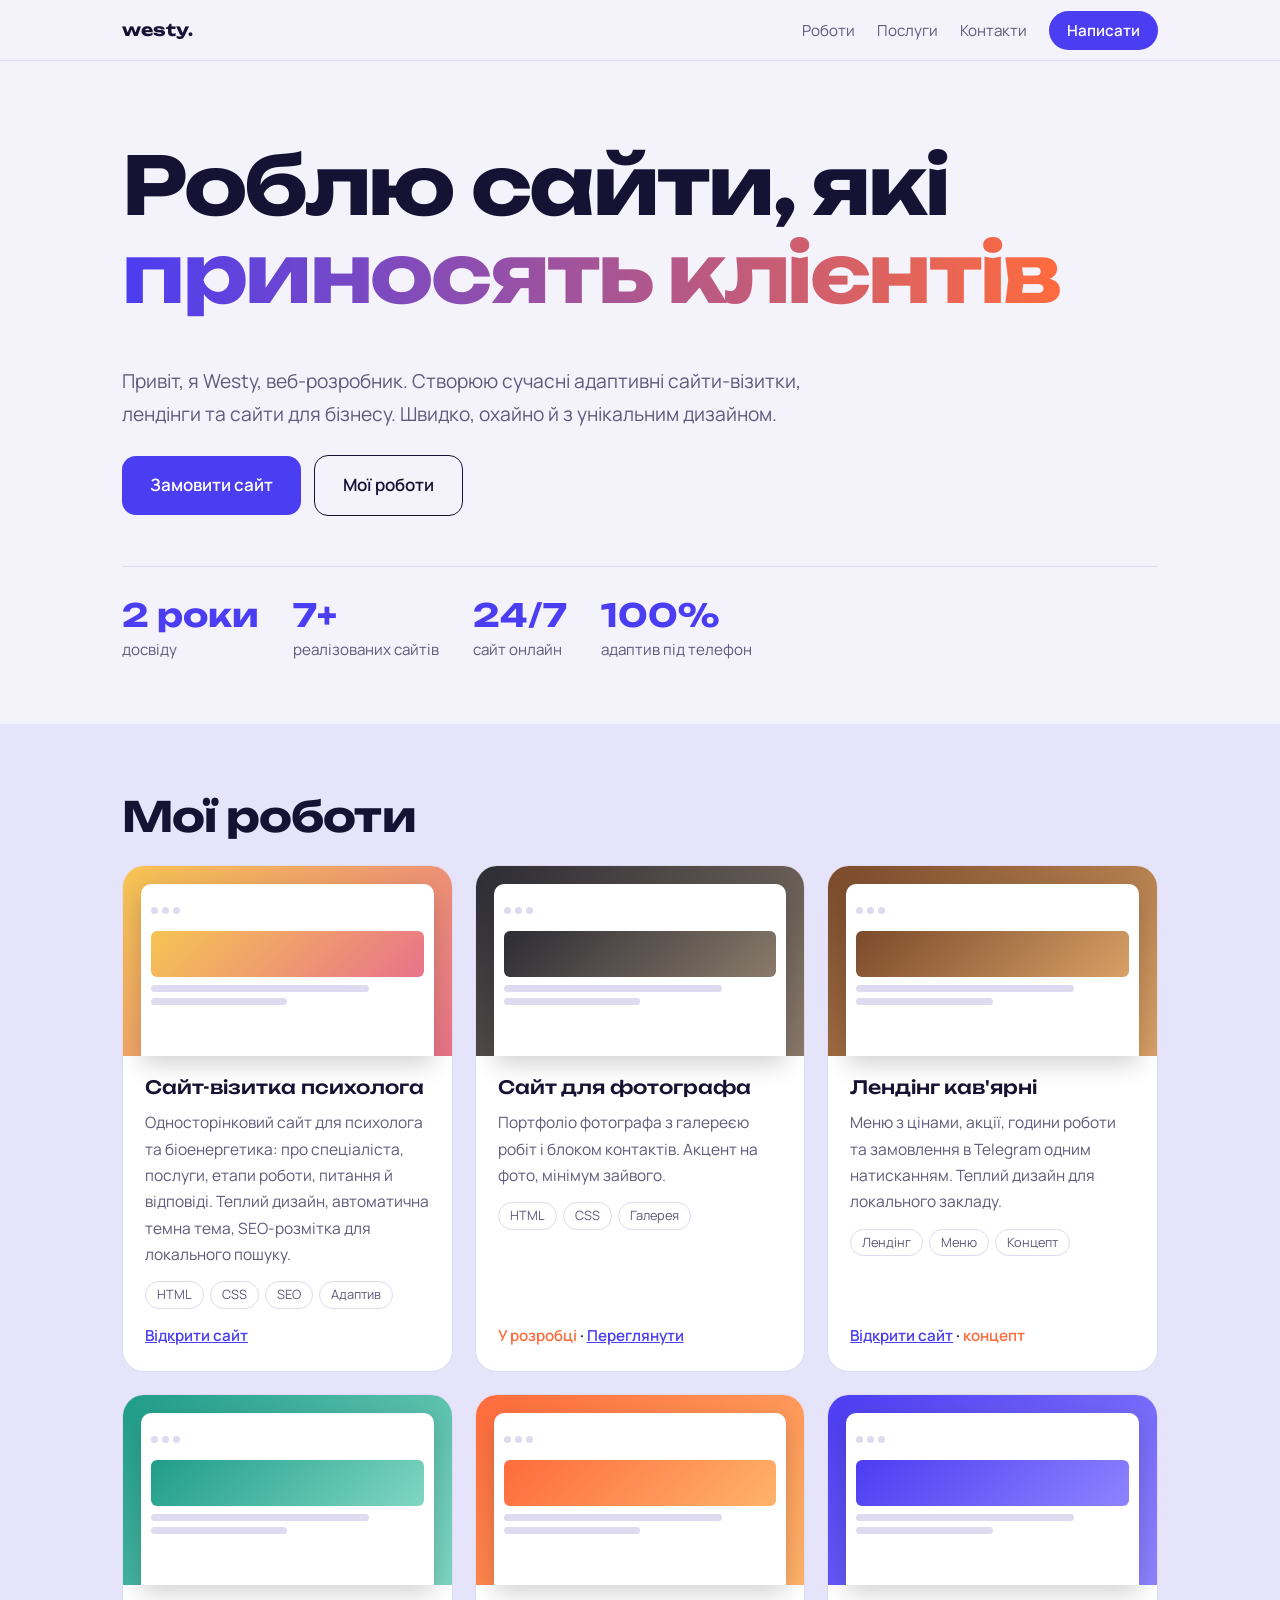
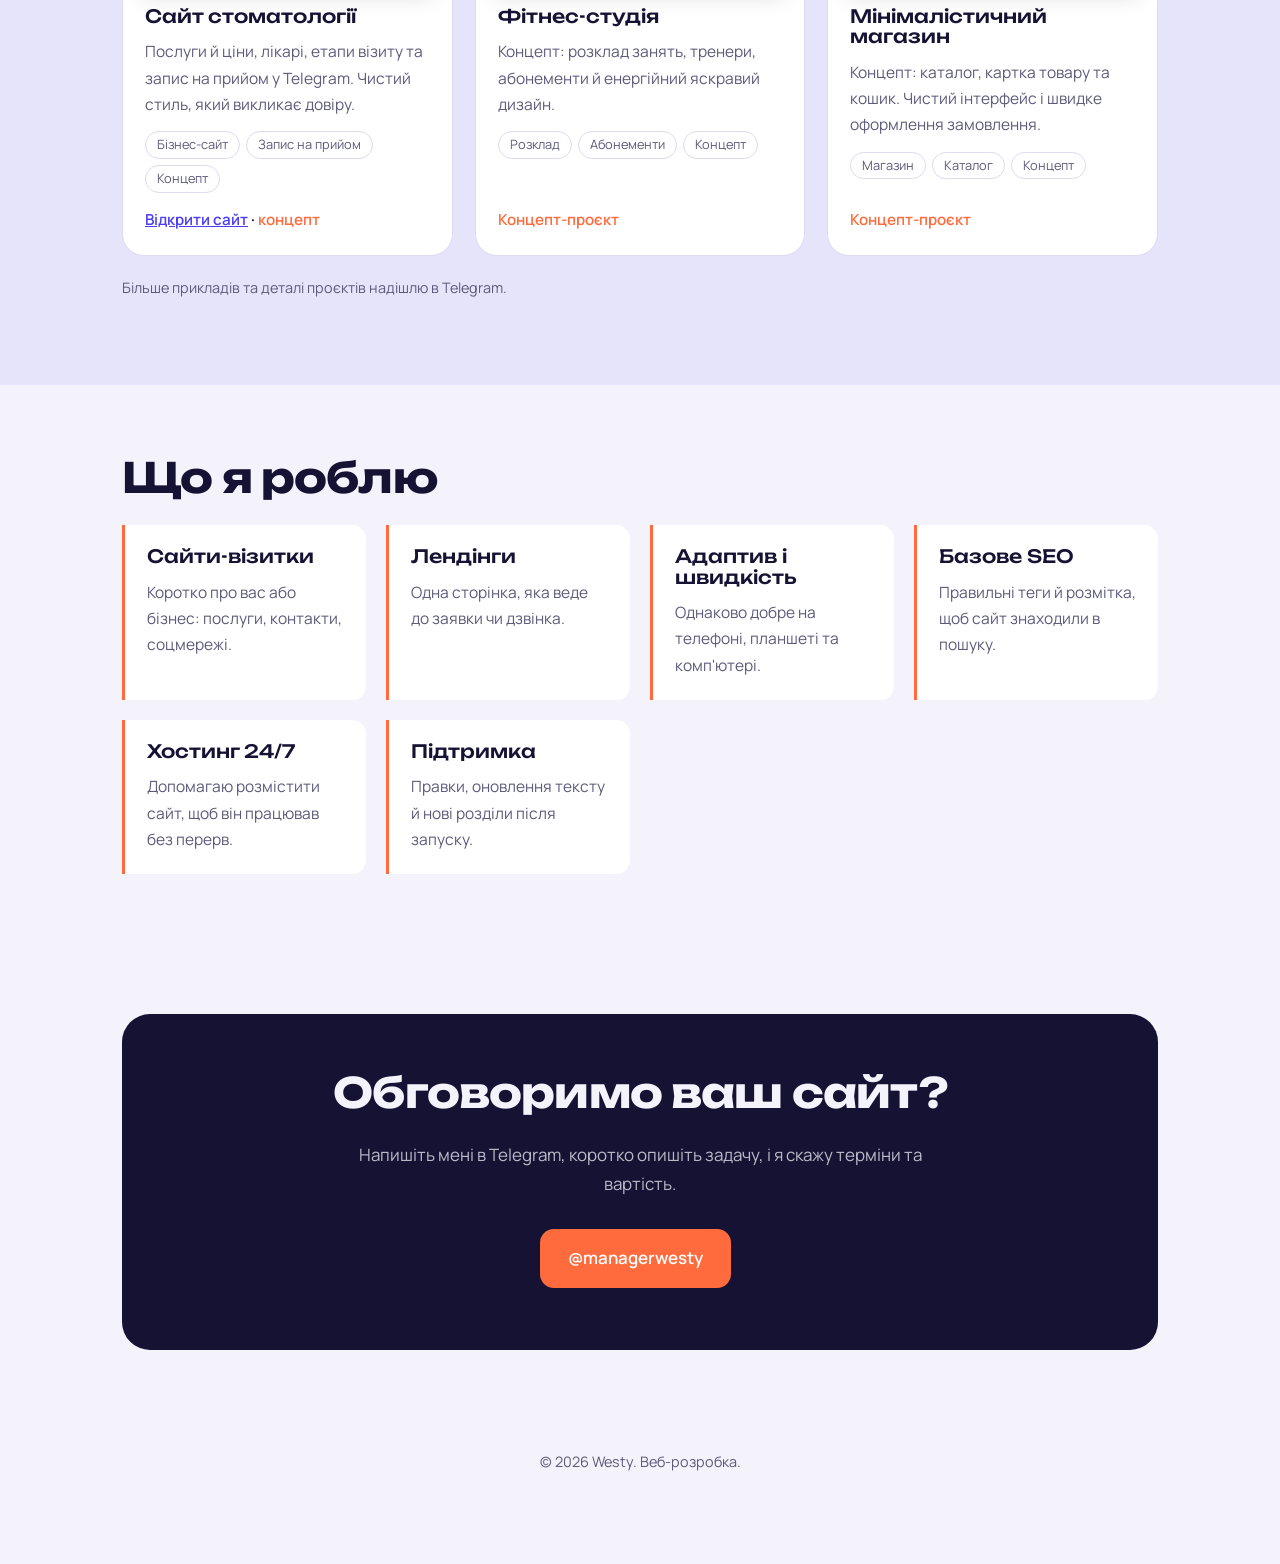
<file: portfolio/index.html>
<!DOCTYPE html>
<html lang="uk">
<head>
<meta charset="utf-8">
<meta name="viewport" content="width=device-width, initial-scale=1, viewport-fit=cover">
<title>Westy — веб-розробник | Сайти-візитки, лендінги, інтернет-магазини</title>
<meta name="description" content="Westy — веб-розробник з 2 роками досвіду та 7+ реалізованими сайтами. Сайти-візитки, лендінги та адаптивні сайти під ключ. Telegram: @managerwesty">
<link rel="stylesheet" href="https://fonts.googleapis.com/css2?family=Unbounded:wght@500;700&family=Manrope:wght@400;600&display=swap">
<style>
:root{--bg:#f4f2fb;--ink:#161233;--mute:#5d5a7a;--card:#fff;--line:#dedaf0;--ac:#4b3df2;--hot:#ff6b3d;--on:#fff;box-sizing:border-box;padding-top:env(safe-area-inset-top,0px);padding-bottom:env(safe-area-inset-bottom,0px)}
@media (prefers-color-scheme:dark){:root:not([data-theme="light"]){--bg:#0f0d22;--ink:#f1eefc;--mute:#a9a5c6;--card:#181532;--line:#2e2a52;--ac:#8e84ff;--hot:#ff8a63;--on:#0f0d22}}
:root[data-theme="dark"]{--bg:#0f0d22;--ink:#f1eefc;--mute:#a9a5c6;--card:#181532;--line:#2e2a52;--ac:#8e84ff;--hot:#ff8a63;--on:#0f0d22}
*{box-sizing:border-box}html{scroll-behavior:smooth;scroll-padding-top:70px}
body{margin:0;background:var(--bg);color:var(--ink);font:17px/1.7 Manrope,system-ui,sans-serif}
h1,h2,h3{font-family:Unbounded,system-ui,sans-serif;font-weight:700;line-height:1.1;margin:0 0 .6em}
h1{font-size:clamp(2.4rem,8vw,5rem);letter-spacing:-.03em}h2{font-size:clamp(1.7rem,4.5vw,2.6rem);letter-spacing:-.02em}h3{font-size:1.15rem;font-weight:500}
p{margin:0 0 1em;max-width:58ch}a{color:inherit}
.w{max-width:1080px;margin:0 auto;padding:0 22px}
nav{position:sticky;top:0;z-index:5;background:color-mix(in srgb,var(--bg) 85%,transparent);backdrop-filter:blur(10px);border-bottom:1px solid var(--line)}
nav .w{display:flex;justify-content:space-between;align-items:center;height:60px}
nav b{font-family:Unbounded,sans-serif;font-size:1.05rem}
nav a{text-decoration:none;margin-left:22px;font-size:.95rem;color:var(--mute)}nav a:hover{color:var(--ac)}
@media(max-width:700px){nav .m a:not(.cta){display:none}}
.cta{background:var(--ac);color:var(--on)!important;padding:9px 18px;border-radius:999px;font-weight:600}
.hero{padding:80px 0 60px}
.hero h1 span{background:linear-gradient(90deg,var(--ac),var(--hot));-webkit-background-clip:text;background-clip:text;color:transparent}
.lead{font-size:1.2rem;color:var(--mute)}
.btn{display:inline-block;background:var(--ink);color:var(--bg);padding:15px 28px;border-radius:14px;text-decoration:none;font-weight:600;margin:6px 10px 6px 0}
.btn.o{background:none;color:var(--ink);border:1.5px solid var(--ink)}
.btn.t{background:var(--ac);color:var(--on)}
a:focus-visible{outline:3px solid var(--hot);outline-offset:3px}
.stats{display:flex;flex-wrap:wrap;gap:34px;margin-top:44px;padding-top:28px;border-top:1px solid var(--line)}
.stats b{display:block;font:700 2rem Unbounded,sans-serif;color:var(--ac)}.stats span{color:var(--mute);font-size:.95rem}
section{padding:70px 0}
.grid{display:grid;gap:22px;grid-template-columns:repeat(auto-fill,minmax(310px,1fr))}
.pr{background:var(--card);border:1px solid var(--line);border-radius:22px;overflow:hidden;display:flex;flex-direction:column;transition:transform .2s}
.pr:hover{transform:translateY(-4px)}
.shot{height:190px;padding:18px 18px 0;background:var(--g)}
.win{background:var(--card);border-radius:10px 10px 0 0;height:100%;padding:10px;box-shadow:0 8px 24px rgba(0,0,0,.18)}
.win i{display:inline-block;width:7px;height:7px;border-radius:50%;background:var(--line);margin-right:4px}
.win .h{height:46px;border-radius:6px;background:var(--g);margin:8px 0 8px}
.win .l{height:7px;border-radius:4px;background:var(--line);margin-bottom:6px;width:80%}.win .l.s{width:50%}
.pb{padding:22px;display:flex;flex-direction:column;flex:1}
.pb p{color:var(--mute);font-size:.97rem;margin:0 0 14px}
.tags{display:flex;gap:6px;flex-wrap:wrap;margin-bottom:14px}
.tags span{font-size:.8rem;border:1px solid var(--line);border-radius:999px;padding:2px 11px;color:var(--mute)}
.st{margin-top:auto;font-weight:600;font-size:.95rem}.st a{color:var(--ac)}
.st em{font-style:normal;color:var(--hot)}
.note{color:var(--mute);font-size:.9rem;margin-top:20px}
.alt{background:color-mix(in srgb,var(--ac) 8%,var(--bg))}
.sk{display:grid;gap:20px;grid-template-columns:repeat(auto-fit,minmax(230px,1fr))}
.sk div{padding:22px;border-left:3px solid var(--hot);background:var(--card);border-radius:0 14px 14px 0}
.sk p{margin:0;color:var(--mute);font-size:.97rem}
.end{background:var(--ink);color:var(--bg);text-align:center;border-radius:28px;padding:56px 24px}
.end p{margin:0 auto 1.4em;color:color-mix(in srgb,var(--bg) 75%,transparent)}
.end .btn{background:var(--hot);color:#fff}
footer{padding:30px 0 90px;text-align:center;color:var(--mute);font-size:.9rem}
.fab{display:none}
@media(max-width:700px){.fab{display:block;position:fixed;left:16px;right:16px;bottom:calc(14px + env(safe-area-inset-bottom,0px));z-index:6;text-align:center;margin:0;background:var(--ac);color:var(--on);box-shadow:0 8px 24px rgba(0,0,0,.3)}}
</style>
</head>
<body>
<nav><div class="w"><b>westy.</b><div class="m"><a href="#roboty">Роботи</a><a href="#posluhy">Послуги</a><a href="#kontakty">Контакти</a><a class="cta" href="https://t.me/managerwesty">Написати</a></div></div></nav>

<header class="hero"><div class="w">
<h1>Роблю сайти, які <span>приносять клієнтів</span></h1>
<p class="lead">Привіт, я Westy, веб-розробник. Створюю сучасні адаптивні сайти-візитки, лендінги та сайти для бізнесу. Швидко, охайно й з унікальним дизайном.</p>
<a class="btn t" href="https://t.me/managerwesty">Замовити сайт</a>
<a class="btn o" href="#roboty">Мої роботи</a>
<div class="stats"><div><b>2 роки</b><span>досвіду</span></div><div><b>7+</b><span>реалізованих сайтів</span></div><div><b>24/7</b><span>сайт онлайн</span></div><div><b>100%</b><span>адаптив під телефон</span></div></div>
</div></header>

<section id="roboty" class="alt"><div class="w">
<h2>Мої роботи</h2>
<div class="grid">

<article class="pr"><div class="shot" style="--g:linear-gradient(135deg,#f6c453,#e8738a)"><div class="win"><i></i><i></i><i></i><div class="h"></div><div class="l"></div><div class="l s"></div></div></div>
<div class="pb"><h3>Сайт-візитка психолога</h3><p>Односторінковий сайт для психолога та біоенергетика: про спеціаліста, послуги, етапи роботи, питання й відповіді. Теплий дизайн, автоматична темна тема, SEO-розмітка для локального пошуку.</p>
<div class="tags"><span>HTML</span><span>CSS</span><span>SEO</span><span>Адаптив</span></div>
<div class="st"><a href="https://westyggb.github.io/psigolog1/" target="_blank" rel="noopener">Відкрити сайт</a></div></div></article>

<article class="pr"><div class="shot" style="--g:linear-gradient(135deg,#2c2c34,#8a7a6a)"><div class="win"><i></i><i></i><i></i><div class="h"></div><div class="l"></div><div class="l s"></div></div></div>
<div class="pb"><h3>Сайт для фотографа</h3><p>Портфоліо фотографа з галереєю робіт і блоком контактів. Акцент на фото, мінімум зайвого.</p>
<div class="tags"><span>HTML</span><span>CSS</span><span>Галерея</span></div>
<div class="st"><em>У розробці</em> · <a href="https://westyggb.github.io/zrazok/buchkovska-photo/#portfolio" target="_blank" rel="noopener">Переглянути</a></div></div></article>

<article class="pr"><div class="shot" style="--g:linear-gradient(135deg,#7a4a2b,#d9a066)"><div class="win"><i></i><i></i><i></i><div class="h"></div><div class="l"></div><div class="l s"></div></div></div>
<div class="pb"><h3>Лендінг кав'ярні</h3><p>Меню з цінами, акції, години роботи та замовлення в Telegram одним натисканням. Теплий дизайн для локального закладу.</p>
<div class="tags"><span>Лендінг</span><span>Меню</span><span>Концепт</span></div>
<div class="st"><a href="cafe/">Відкрити сайт</a> · <em>концепт</em></div></div></article>

<article class="pr"><div class="shot" style="--g:linear-gradient(135deg,#1f9d8a,#7fd6c2)"><div class="win"><i></i><i></i><i></i><div class="h"></div><div class="l"></div><div class="l s"></div></div></div>
<div class="pb"><h3>Сайт стоматології</h3><p>Послуги й ціни, лікарі, етапи візиту та запис на прийом у Telegram. Чистий стиль, який викликає довіру.</p>
<div class="tags"><span>Бізнес-сайт</span><span>Запис на прийом</span><span>Концепт</span></div>
<div class="st"><a href="dental/">Відкрити сайт</a> · <em>концепт</em></div></div></article>

<article class="pr"><div class="shot" style="--g:linear-gradient(135deg,#ff6b3d,#ffb36b)"><div class="win"><i></i><i></i><i></i><div class="h"></div><div class="l"></div><div class="l s"></div></div></div>
<div class="pb"><h3>Фітнес-студія</h3><p>Концепт: розклад занять, тренери, абонементи й енергійний яскравий дизайн.</p>
<div class="tags"><span>Розклад</span><span>Абонементи</span><span>Концепт</span></div>
<div class="st"><em>Концепт-проєкт</em></div></div></article>

<article class="pr"><div class="shot" style="--g:linear-gradient(135deg,#4b3df2,#8e84ff)"><div class="win"><i></i><i></i><i></i><div class="h"></div><div class="l"></div><div class="l s"></div></div></div>
<div class="pb"><h3>Мінімалістичний магазин</h3><p>Концепт: каталог, картка товару та кошик. Чистий інтерфейс і швидке оформлення замовлення.</p>
<div class="tags"><span>Магазин</span><span>Каталог</span><span>Концепт</span></div>
<div class="st"><em>Концепт-проєкт</em></div></div></article>

</div>
<p class="note">Більше прикладів та деталі проєктів надішлю в Telegram.</p>
</div></section>

<section id="posluhy"><div class="w">
<h2>Що я роблю</h2>
<div class="sk">
<div><h3>Сайти-візитки</h3><p>Коротко про вас або бізнес: послуги, контакти, соцмережі.</p></div>
<div><h3>Лендінги</h3><p>Одна сторінка, яка веде до заявки чи дзвінка.</p></div>
<div><h3>Адаптив і швидкість</h3><p>Однаково добре на телефоні, планшеті та комп'ютері.</p></div>
<div><h3>Базове SEO</h3><p>Правильні теги й розмітка, щоб сайт знаходили в пошуку.</p></div>
<div><h3>Хостинг 24/7</h3><p>Допомагаю розмістити сайт, щоб він працював без перерв.</p></div>
<div><h3>Підтримка</h3><p>Правки, оновлення тексту й нові розділи після запуску.</p></div>
</div></div></section>

<section id="kontakty"><div class="w"><div class="end">
<h2>Обговоримо ваш сайт?</h2>
<p>Напишіть мені в Telegram, коротко опишіть задачу, і я скажу терміни та вартість.</p>
<a class="btn" href="https://t.me/managerwesty">@managerwesty</a>
</div></div></section>

<footer><div class="w">© 2026 Westy. Веб-розробка.</div></footer>
<a class="btn fab" href="https://t.me/managerwesty">Написати в Telegram</a>
</body>
</html>
</file>
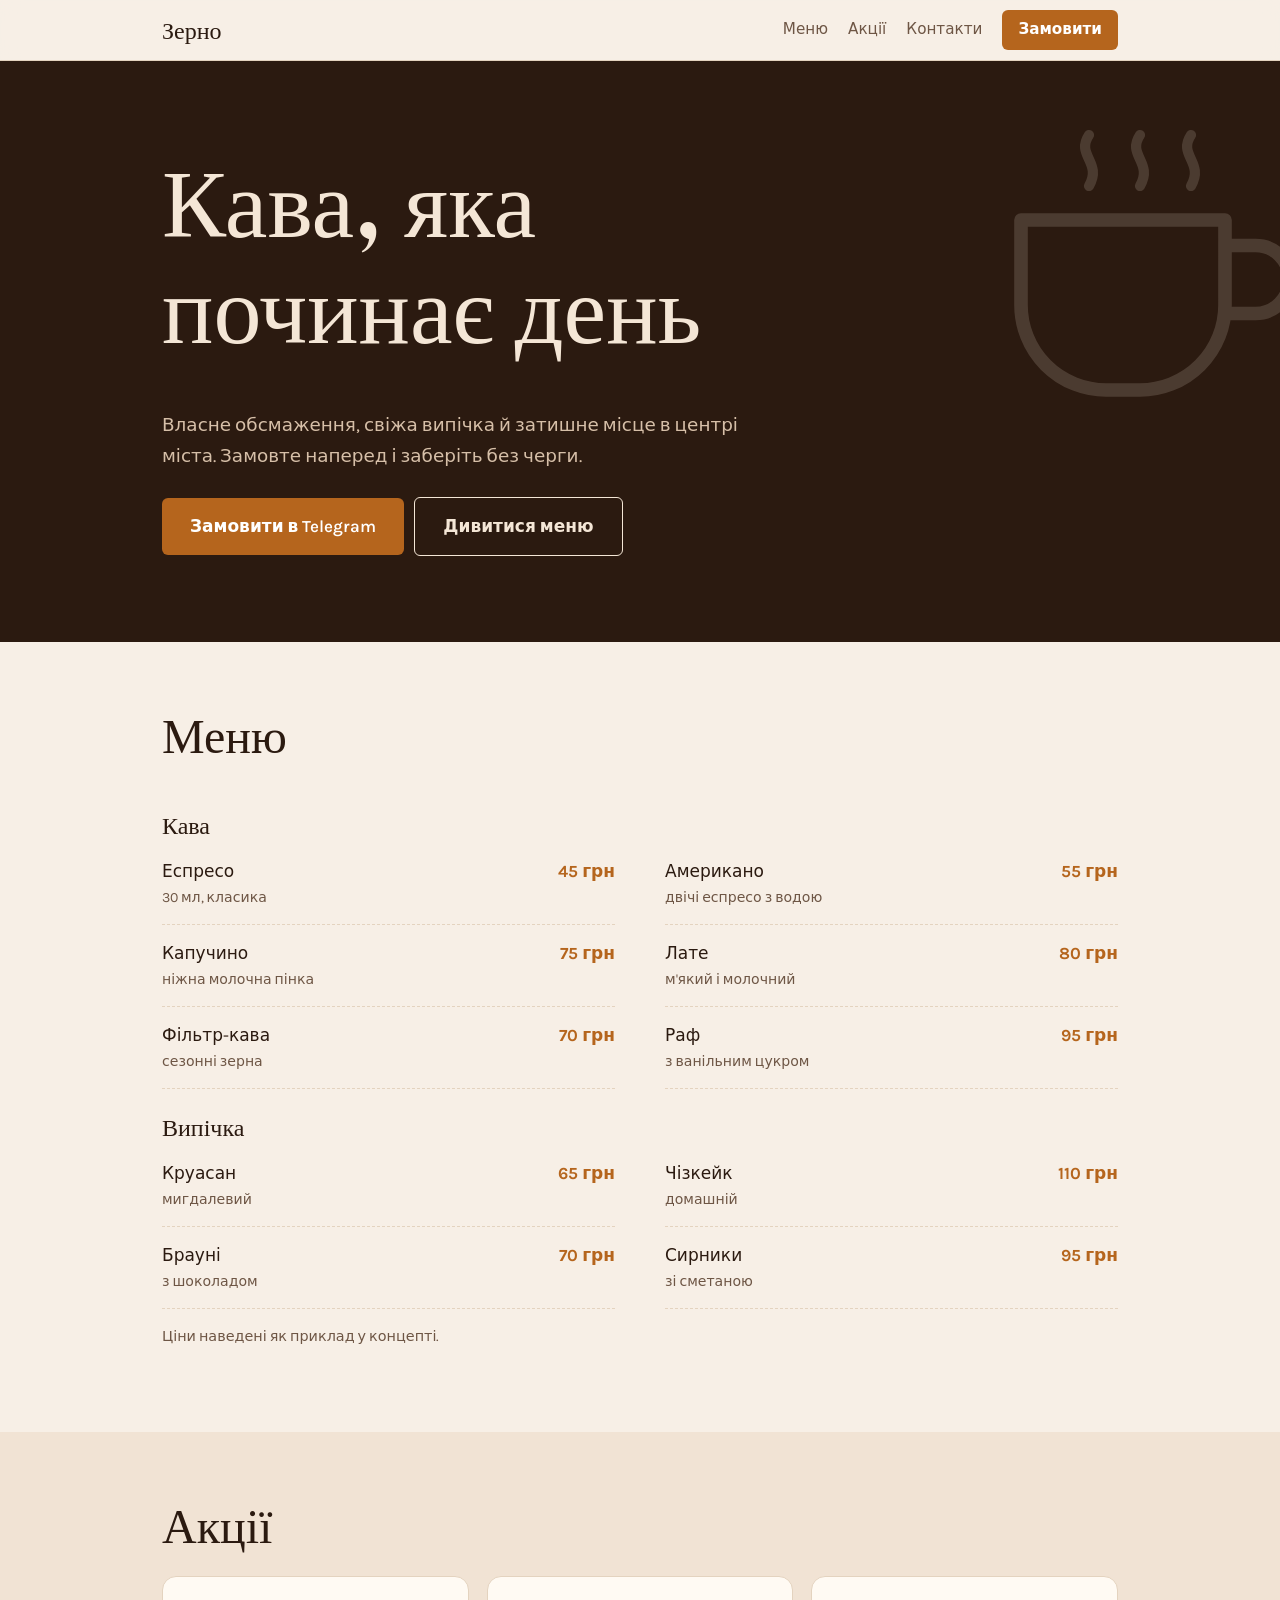
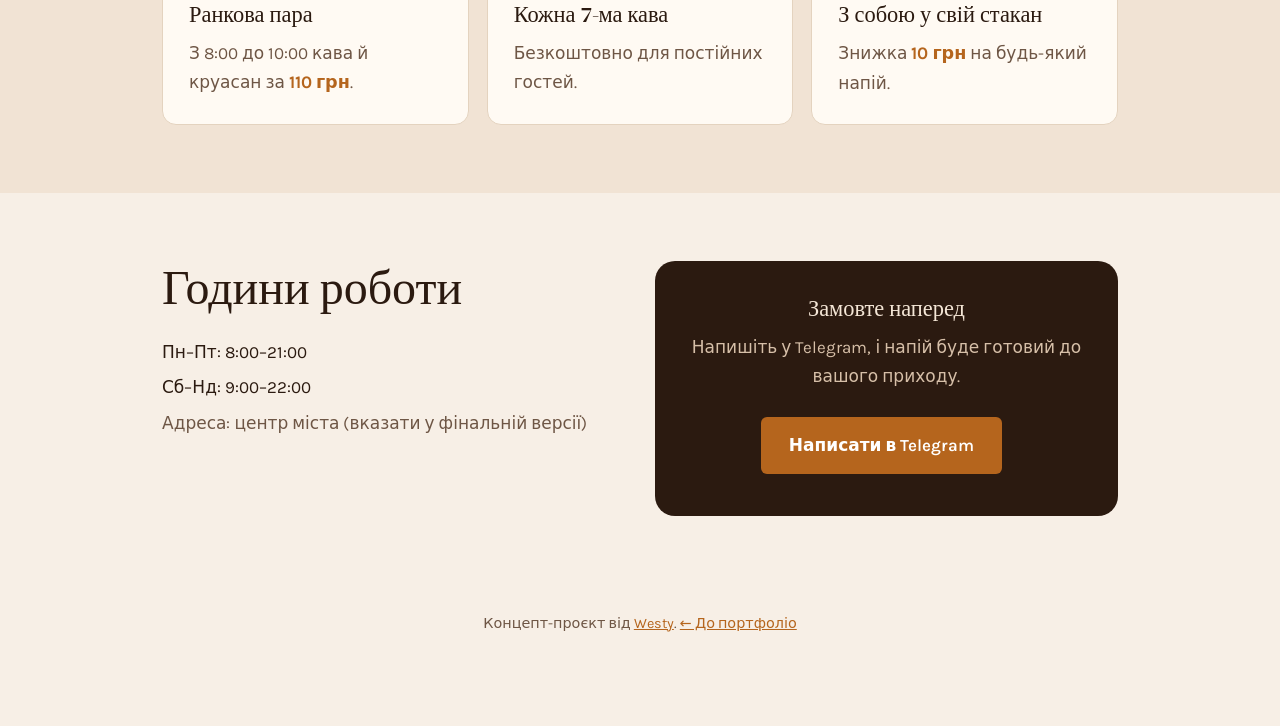
<file: portfolio/cafe/index.html>
<!DOCTYPE html>
<html lang="uk"><head><meta charset="utf-8">
<meta name="viewport" content="width=device-width, initial-scale=1, viewport-fit=cover">
<title>Зерно — кав'ярня | Концепт</title>
<meta name="description" content="Концепт сайту кав'ярні: меню, акції, години роботи та замовлення в Telegram.">
<link rel="stylesheet" href="https://fonts.googleapis.com/css2?family=DM+Serif+Display&family=Karla:wght@400;600&display=swap">
<style>
:root{--bg:#f7efe6;--ink:#2b1a10;--mute:#6e5645;--ac:#b5651d;--card:#fffaf3;--line:#e4d3bf;--dk:#2b1a10;box-sizing:border-box;padding-top:env(safe-area-inset-top,0px);padding-bottom:env(safe-area-inset-bottom,0px)}
@media (prefers-color-scheme:dark){:root:not([data-theme="light"]){--bg:#1b110b;--ink:#f4e6d6;--mute:#bfa58f;--ac:#e0924a;--card:#261811;--line:#41291b;--dk:#120a06}}
:root[data-theme="dark"]{--bg:#1b110b;--ink:#f4e6d6;--mute:#bfa58f;--ac:#e0924a;--card:#261811;--line:#41291b;--dk:#120a06}
*{box-sizing:border-box}html{scroll-behavior:smooth;scroll-padding-top:70px}
body{margin:0;background:var(--bg);color:var(--ink);font:17px/1.7 Karla,system-ui,sans-serif}
h1,h2,h3{font-family:"DM Serif Display",Georgia,serif;font-weight:400;line-height:1.1;margin:0 0 .5em}
h1{font-size:clamp(3rem,10vw,6rem)}h2{font-size:clamp(2rem,5vw,3rem)}h3{font-size:1.4rem}
p{margin:0 0 1em;max-width:56ch}.w{max-width:1000px;margin:0 auto;padding:0 22px}
nav{position:sticky;top:0;z-index:5;background:color-mix(in srgb,var(--bg) 90%,transparent);backdrop-filter:blur(10px);border-bottom:1px solid var(--line)}
nav .w{display:flex;justify-content:space-between;align-items:center;height:60px}
nav b{font:400 1.5rem "DM Serif Display",serif}nav a{text-decoration:none;margin-left:20px;font-size:.95rem;color:var(--mute)}
@media(max-width:700px){nav .m a:not(.btn){display:none}}
.btn{display:inline-block;background:var(--ac);color:#fff!important;padding:14px 28px;border-radius:6px;text-decoration:none;font-weight:600;margin:6px 10px 6px 0}
nav .btn{padding:7px 16px;margin:0 0 0 20px}.btn.o{background:none;color:var(--ink)!important;border:1.5px solid var(--ink)}
a:focus-visible{outline:3px solid var(--ac);outline-offset:3px}
.hero{background:var(--dk);color:#f4e6d6;padding:90px 0 80px;position:relative;overflow:hidden}
.hero p{color:#d6bfa8;font-size:1.15rem}.hero .btn.o{color:#f4e6d6!important;border-color:#f4e6d6}
.cup{position:absolute;right:-30px;top:40px;width:340px;opacity:.16}
@media(max-width:700px){.cup{width:240px;top:20px}}
section{padding:68px 0}.alt{background:color-mix(in srgb,var(--ac) 9%,var(--bg))}
.menu{display:grid;gap:0 50px;grid-template-columns:repeat(auto-fit,minmax(300px,1fr))}
.menu div{display:flex;justify-content:space-between;gap:14px;padding:14px 0;border-bottom:1px dashed var(--line)}
.menu small{display:block;color:var(--mute);font-size:.88rem}.menu b{white-space:nowrap;color:var(--ac)}
.menu h3{grid-column:1/-1;margin:26px 0 4px;font-size:1.5rem}
.grid{display:grid;gap:18px;grid-template-columns:repeat(auto-fit,minmax(260px,1fr))}
.card{background:var(--card);border:1px solid var(--line);border-radius:14px;padding:26px}.card p{margin:0;color:var(--mute)}
.card b{color:var(--ac);font-size:1.1rem}
.hours{display:grid;gap:30px;grid-template-columns:1fr 1fr}@media(max-width:700px){.hours{grid-template-columns:1fr}}
.hours p{margin:0 0 .4em}
.end{background:var(--dk);color:#f4e6d6;text-align:center;border-radius:20px;padding:54px 22px}.end p{margin:0 auto 1.2em;color:#d6bfa8}
footer{padding:28px 0 90px;text-align:center;color:var(--mute);font-size:.9rem}footer a{color:var(--ac)}
.fab{display:none}@media(max-width:700px){.fab{display:block;position:fixed;left:16px;right:16px;bottom:calc(14px + env(safe-area-inset-bottom,0px));text-align:center;z-index:6;margin:0;box-shadow:0 8px 24px rgba(0,0,0,.3)}}
</style></head><body>
<nav><div class="w"><b>Зерно</b><div class="m"><a href="#menu">Меню</a><a href="#akcii">Акції</a><a href="#kontakty">Контакти</a><a class="btn" href="https://t.me/managerwesty">Замовити</a></div></div></nav>

<header class="hero"><svg class="cup" viewBox="0 0 200 200" aria-hidden="true"><path d="M30 70h120v50a50 50 0 0 1-50 50h-20a50 50 0 0 1-50-50z M150 85h18a20 20 0 0 1 0 40h-22" fill="none" stroke="#f4e6d6" stroke-width="8" stroke-linejoin="round"/><path d="M70 20c-8 12 8 16 0 30M100 20c-8 12 8 16 0 30M130 20c-8 12 8 16 0 30" fill="none" stroke="#f4e6d6" stroke-width="6" stroke-linecap="round"/></svg>
<div class="w"><h1>Кава, яка<br>починає день</h1>
<p>Власне обсмаження, свіжа випічка й затишне місце в центрі міста. Замовте наперед і заберіть без черги.</p>
<a class="btn" href="https://t.me/managerwesty">Замовити в Telegram</a><a class="btn o" href="#menu">Дивитися меню</a></div></header>

<section id="menu"><div class="w"><h2>Меню</h2>
<div class="menu">
<h3>Кава</h3>
<div><span>Еспресо<small>30 мл, класика</small></span><b>45 грн</b></div>
<div><span>Американо<small>двічі еспресо з водою</small></span><b>55 грн</b></div>
<div><span>Капучино<small>ніжна молочна пінка</small></span><b>75 грн</b></div>
<div><span>Лате<small>м'який і молочний</small></span><b>80 грн</b></div>
<div><span>Фільтр-кава<small>сезонні зерна</small></span><b>70 грн</b></div>
<div><span>Раф<small>з ванільним цукром</small></span><b>95 грн</b></div>
<h3>Випічка</h3>
<div><span>Круасан<small>мигдалевий</small></span><b>65 грн</b></div>
<div><span>Чізкейк<small>домашній</small></span><b>110 грн</b></div>
<div><span>Брауні<small>з шоколадом</small></span><b>70 грн</b></div>
<div><span>Сирники<small>зі сметаною</small></span><b>95 грн</b></div>
</div><p style="margin-top:16px;color:var(--mute);font-size:.9rem">Ціни наведені як приклад у концепті.</p></div></section>

<section id="akcii" class="alt"><div class="w"><h2>Акції</h2>
<div class="grid">
<div class="card"><h3>Ранкова пара</h3><p>З 8:00 до 10:00 кава й круасан за <b>110 грн</b>.</p></div>
<div class="card"><h3>Кожна 7-ма кава</h3><p>Безкоштовно для постійних гостей.</p></div>
<div class="card"><h3>З собою у свій стакан</h3><p>Знижка <b>10 грн</b> на будь-який напій.</p></div>
</div></div></section>

<section id="kontakty"><div class="w"><div class="hours">
<div><h2>Години роботи</h2><p>Пн–Пт: 8:00–21:00</p><p>Сб–Нд: 9:00–22:00</p><p style="color:var(--mute)">Адреса: центр міста (вказати у фінальній версії)</p></div>
<div class="end" style="padding:36px 22px"><h3>Замовте наперед</h3><p>Напишіть у Telegram, і напій буде готовий до вашого приходу.</p><a class="btn" href="https://t.me/managerwesty">Написати в Telegram</a></div>
</div></div></section>
<footer><div class="w">Концепт-проєкт від <a href="https://t.me/managerwesty">Westy</a>. <a href="../">← До портфоліо</a></div></footer>
<a class="btn fab" href="https://t.me/managerwesty">Замовити в Telegram</a>
</body></html>
</file>
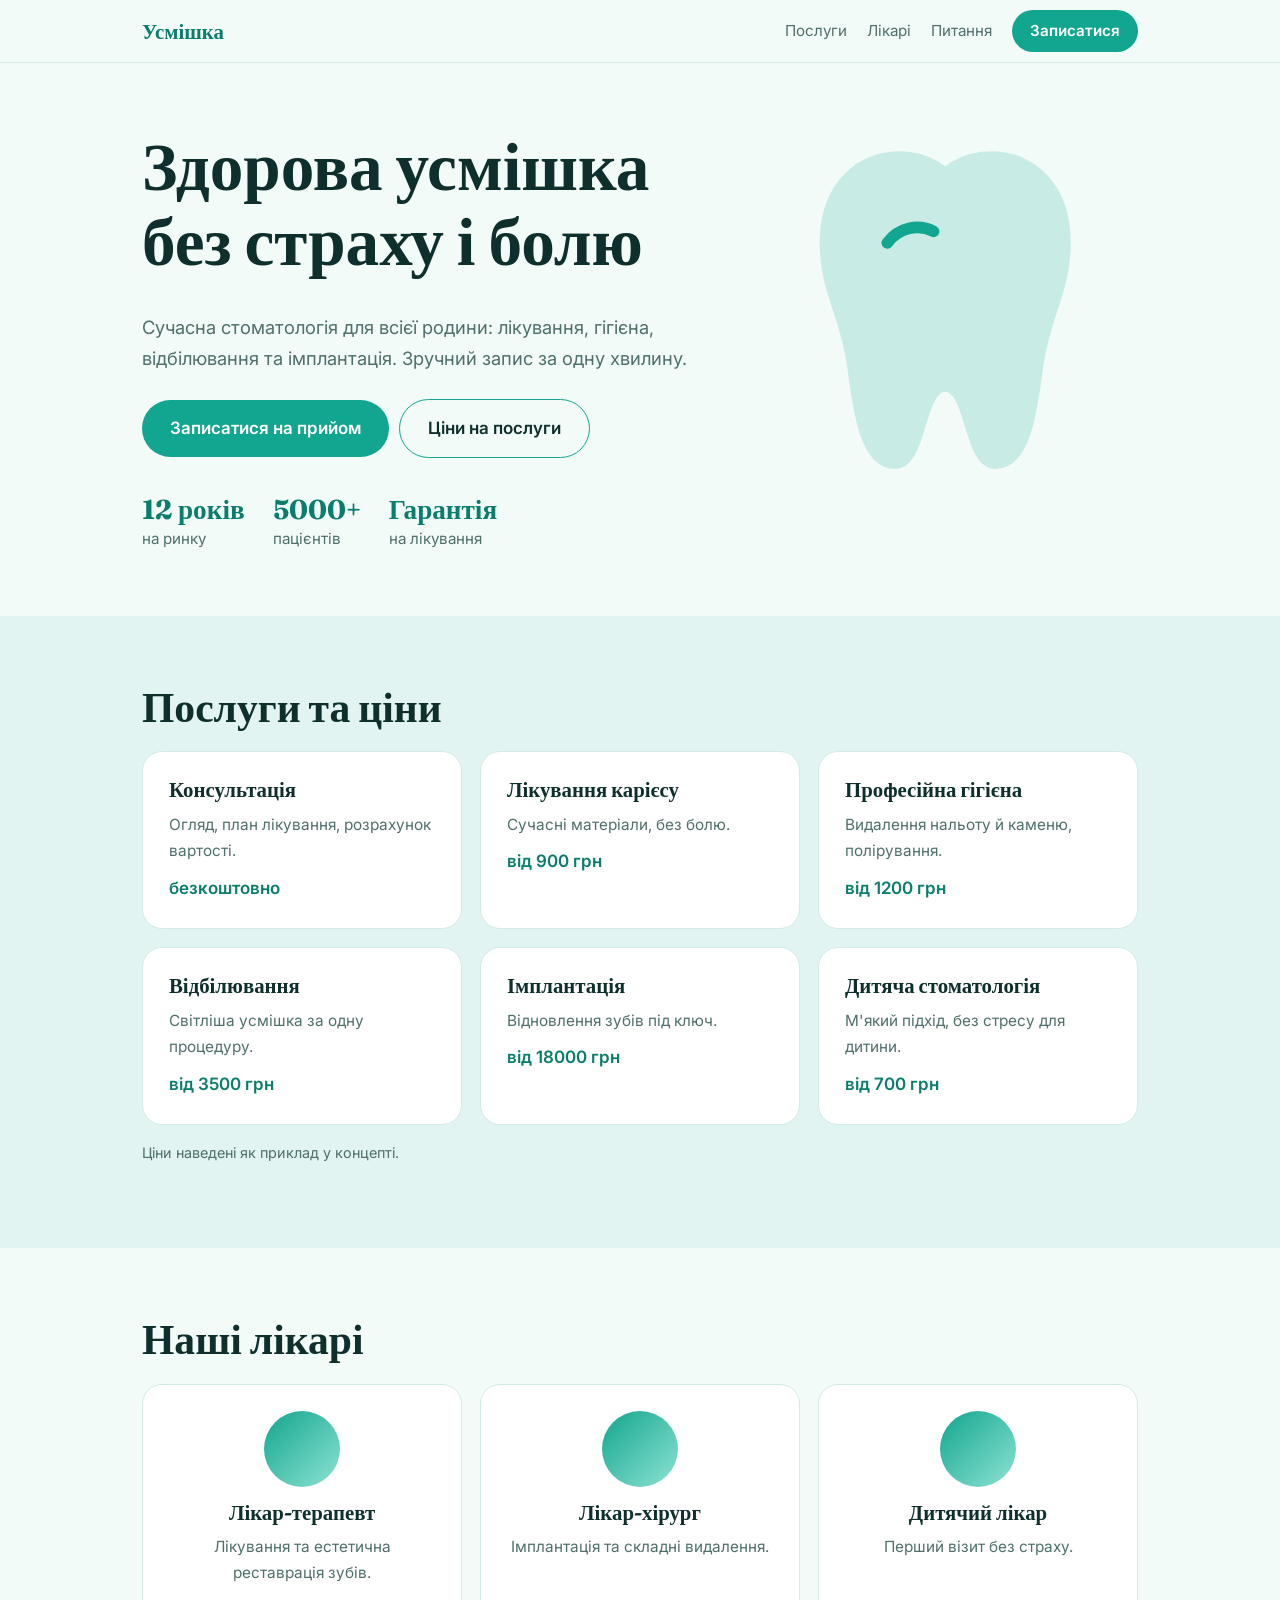
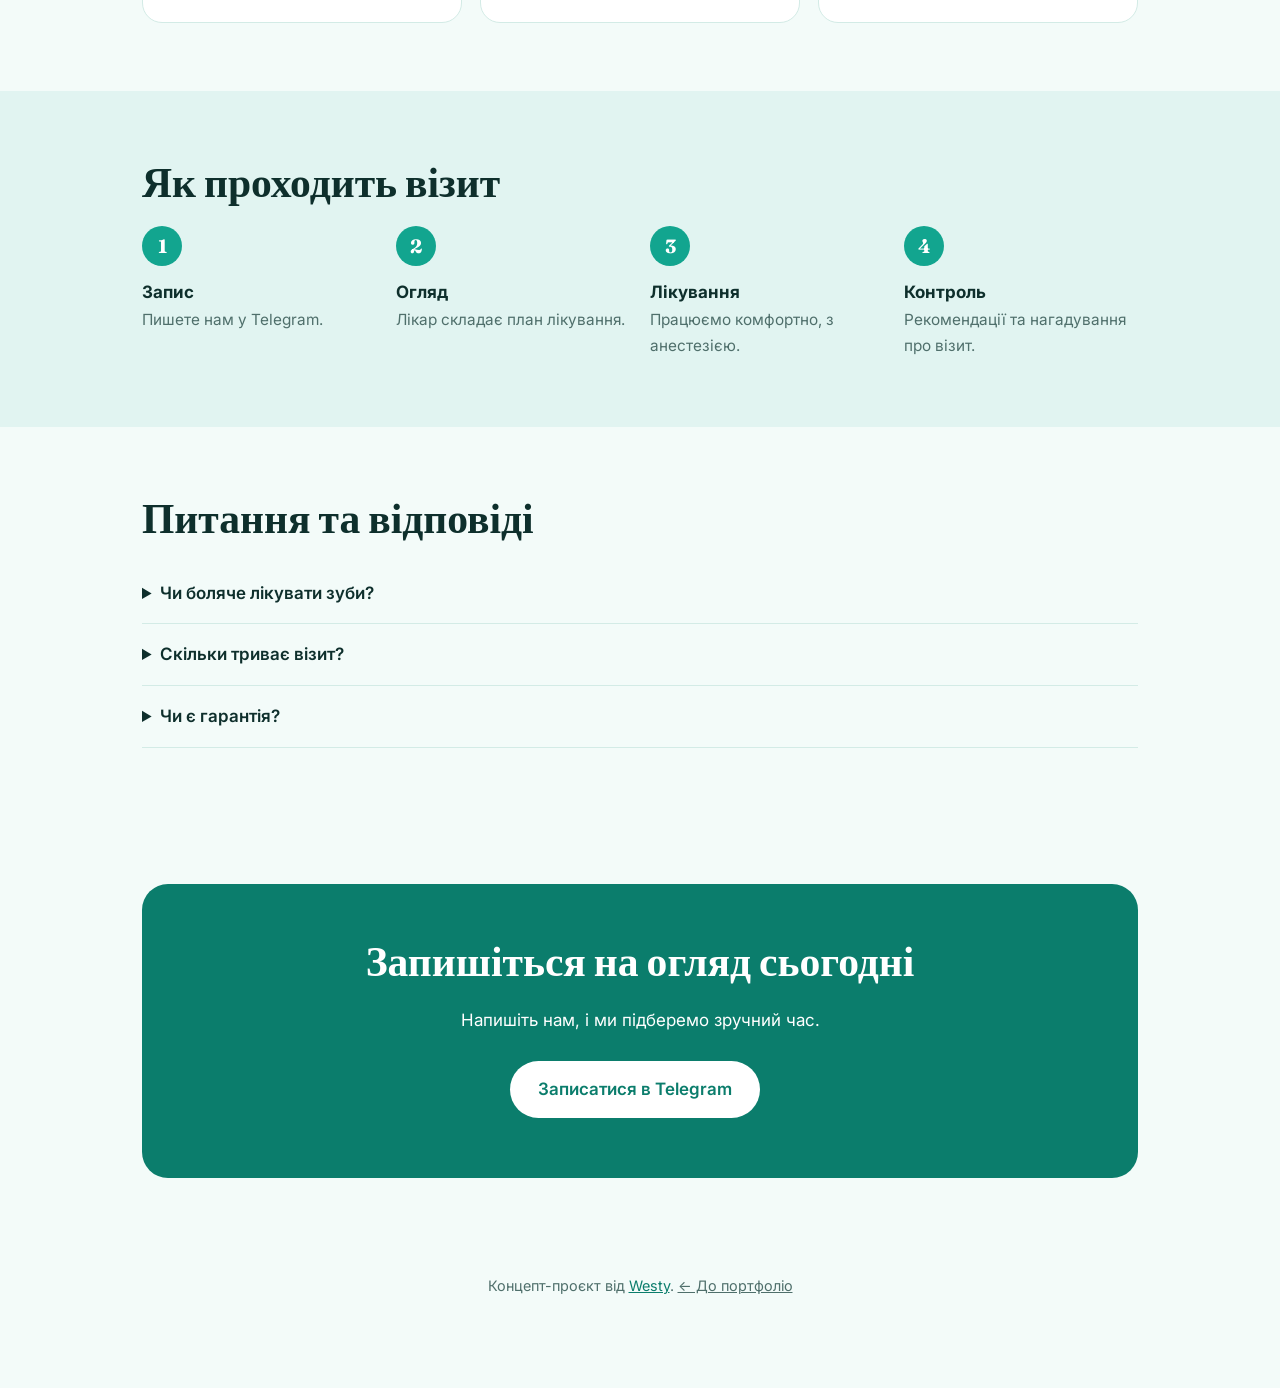
<file: portfolio/dental/index.html>
<!DOCTYPE html>
<html lang="uk"><head><meta charset="utf-8">
<meta name="viewport" content="width=device-width, initial-scale=1, viewport-fit=cover">
<title>Усмішка — стоматологія | Концепт</title>
<meta name="description" content="Концепт сайту стоматології: послуги, лікарі, ціни та запис на прийом.">
<link rel="stylesheet" href="https://fonts.googleapis.com/css2?family=Fraunces:wght@500;700&family=Inter:wght@400;600&display=swap">
<style>
:root{--bg:#f3fbf9;--ink:#0e2f2c;--mute:#4f6f6b;--ac:#12a58f;--ac2:#0b7d6c;--card:#fff;--line:#d3ebe6;box-sizing:border-box;padding-top:env(safe-area-inset-top,0px);padding-bottom:env(safe-area-inset-bottom,0px)}
@media (prefers-color-scheme:dark){:root:not([data-theme="light"]){--bg:#0a1d1b;--ink:#e6f6f3;--mute:#9bbdb8;--ac:#2fd0b8;--ac2:#2fd0b8;--card:#11302d;--line:#1d4a45}}
:root[data-theme="dark"]{--bg:#0a1d1b;--ink:#e6f6f3;--mute:#9bbdb8;--ac:#2fd0b8;--ac2:#2fd0b8;--card:#11302d;--line:#1d4a45}
*{box-sizing:border-box}html{scroll-behavior:smooth;scroll-padding-top:70px}
body{margin:0;background:var(--bg);color:var(--ink);font:17px/1.7 Inter,system-ui,sans-serif}
h1,h2,h3{font-family:Fraunces,Georgia,serif;line-height:1.12;margin:0 0 .5em}
h1{font-size:clamp(2.4rem,7vw,4.2rem)}h2{font-size:clamp(1.8rem,4.5vw,2.6rem)}h3{font-size:1.3rem}
p{margin:0 0 1em;max-width:58ch}.w{max-width:1040px;margin:0 auto;padding:0 22px}
nav{position:sticky;top:0;z-index:5;background:color-mix(in srgb,var(--bg) 88%,transparent);backdrop-filter:blur(10px);border-bottom:1px solid var(--line)}
nav .w{display:flex;justify-content:space-between;align-items:center;height:62px}
nav b{font:700 1.3rem Fraunces,serif;color:var(--ac2)}nav a{text-decoration:none;margin-left:20px;font-size:.95rem;color:var(--mute)}
@media(max-width:700px){nav .m a:not(.btn){display:none}}
.btn{display:inline-block;background:var(--ac);color:#fff!important;padding:14px 28px;border-radius:999px;text-decoration:none;font-weight:600;margin:6px 10px 6px 0}
nav .btn{padding:8px 18px;margin:0 0 0 20px}.btn.o{background:none;color:var(--ink)!important;border:1.5px solid var(--ac)}
a:focus-visible{outline:3px solid var(--ac);outline-offset:3px}
.hero{display:grid;grid-template-columns:1.2fr .8fr;gap:30px;align-items:center;max-width:1040px;margin:0 auto;padding:64px 22px}
@media(max-width:800px){.hero{grid-template-columns:1fr}.tooth{max-width:200px;order:-1}}
.lead{font-size:1.15rem;color:var(--mute)}.tooth{width:100%}
.facts{display:flex;gap:28px;flex-wrap:wrap;margin-top:28px;color:var(--mute);font-size:.95rem}.facts b{display:block;font:700 1.7rem Fraunces,serif;color:var(--ac2)}
section{padding:68px 0}.alt{background:color-mix(in srgb,var(--ac) 8%,var(--bg))}
.grid{display:grid;gap:18px;grid-template-columns:repeat(auto-fit,minmax(240px,1fr))}
.card{background:var(--card);border:1px solid var(--line);border-radius:20px;padding:26px}
.card p{margin:0 0 .6em;color:var(--mute);font-size:.96rem}.pr{font-weight:600;color:var(--ac2)}
.docs .card{text-align:center}.av{width:76px;height:76px;border-radius:50%;background:linear-gradient(135deg,var(--ac),#8ee3d3);margin:0 auto 14px}
.steps{list-style:none;padding:0;margin:0;display:grid;gap:20px;grid-template-columns:repeat(auto-fit,minmax(220px,1fr));counter-reset:s}
.steps li{counter-increment:s;padding-top:52px;position:relative}.steps li::before{content:counter(s);position:absolute;top:0;width:40px;height:40px;border-radius:50%;background:var(--ac);color:#fff;font:700 1.2rem Fraunces,serif;display:grid;place-items:center}
.steps span{display:block;color:var(--mute);font-size:.96rem}
details{border-bottom:1px solid var(--line);padding:16px 0}summary{cursor:pointer;font-weight:600}details p{margin:.6em 0 0;color:var(--mute)}
.end{background:var(--ac2);color:#fff;border-radius:26px;text-align:center;padding:54px 22px}.end p{margin:0 auto 1.2em}.end .btn{background:#fff;color:#0b7d6c!important}
.back{display:inline-block;margin:0;font-size:.9rem;color:var(--mute)}
footer{padding:28px 0 90px;text-align:center;color:var(--mute);font-size:.9rem}footer a{color:var(--ac2)}
.fab{display:none}@media(max-width:700px){.fab{display:block;position:fixed;left:16px;right:16px;bottom:calc(14px + env(safe-area-inset-bottom,0px));text-align:center;z-index:6;margin:0;box-shadow:0 8px 24px rgba(0,0,0,.25)}}
</style></head><body>
<nav><div class="w"><b>Усмішка</b><div class="m"><a href="#posluhy">Послуги</a><a href="#likari">Лікарі</a><a href="#faq">Питання</a><a class="btn" href="https://t.me/managerwesty">Записатися</a></div></div></nav>

<header class="hero"><div>
<h1>Здорова усмішка без страху і болю</h1>
<p class="lead">Сучасна стоматологія для всієї родини: лікування, гігієна, відбілювання та імплантація. Зручний запис за одну хвилину.</p>
<a class="btn" href="https://t.me/managerwesty">Записатися на прийом</a><a class="btn o" href="#posluhy">Ціни на послуги</a>
<div class="facts"><div><b>12 років</b>на ринку</div><div><b>5000+</b>пацієнтів</div><div><b>Гарантія</b>на лікування</div></div>
</div>
<svg class="tooth" viewBox="0 0 200 220" aria-hidden="true"><path d="M100 24c-22-18-62-8-62 36 0 24 10 36 14 62 3 22 6 52 22 52 14 0 12-40 26-40s12 40 26 40c16 0 19-30 22-52 4-26 14-38 14-62 0-44-40-54-62-36z" fill="var(--ac)" opacity=".18" stroke="var(--ac)" stroke-width="6" stroke-linejoin="round"/><path d="M70 60c6-8 16-10 24-6" stroke="var(--ac)" stroke-width="6" stroke-linecap="round" fill="none"/></svg>
</header>

<section id="posluhy" class="alt"><div class="w"><h2>Послуги та ціни</h2>
<div class="grid">
<div class="card"><h3>Консультація</h3><p>Огляд, план лікування, розрахунок вартості.</p><span class="pr">безкоштовно</span></div>
<div class="card"><h3>Лікування карієсу</h3><p>Сучасні матеріали, без болю.</p><span class="pr">від 900 грн</span></div>
<div class="card"><h3>Професійна гігієна</h3><p>Видалення нальоту й каменю, полірування.</p><span class="pr">від 1200 грн</span></div>
<div class="card"><h3>Відбілювання</h3><p>Світліша усмішка за одну процедуру.</p><span class="pr">від 3500 грн</span></div>
<div class="card"><h3>Імплантація</h3><p>Відновлення зубів під ключ.</p><span class="pr">від 18000 грн</span></div>
<div class="card"><h3>Дитяча стоматологія</h3><p>М'який підхід, без стресу для дитини.</p><span class="pr">від 700 грн</span></div>
</div><p style="margin-top:16px;color:var(--mute);font-size:.9rem">Ціни наведені як приклад у концепті.</p></div></section>

<section id="likari"><div class="w"><h2>Наші лікарі</h2>
<div class="grid docs">
<div class="card"><div class="av"></div><h3>Лікар-терапевт</h3><p>Лікування та естетична реставрація зубів.</p></div>
<div class="card"><div class="av"></div><h3>Лікар-хірург</h3><p>Імплантація та складні видалення.</p></div>
<div class="card"><div class="av"></div><h3>Дитячий лікар</h3><p>Перший візит без страху.</p></div>
</div></div></section>

<section class="alt"><div class="w"><h2>Як проходить візит</h2>
<ol class="steps"><li><b>Запис</b><span>Пишете нам у Telegram.</span></li><li><b>Огляд</b><span>Лікар складає план лікування.</span></li><li><b>Лікування</b><span>Працюємо комфортно, з анестезією.</span></li><li><b>Контроль</b><span>Рекомендації та нагадування про візит.</span></li></ol></div></section>

<section id="faq"><div class="w"><h2>Питання та відповіді</h2>
<details><summary>Чи боляче лікувати зуби?</summary><p>Ми використовуємо сучасну анестезію, тому процедури проходять комфортно.</p></details>
<details><summary>Скільки триває візит?</summary><p>Консультація займає близько 30 хвилин, лікування залежить від складності.</p></details>
<details><summary>Чи є гарантія?</summary><p>Так, на пломби та протезування діє гарантія.</p></details>
</div></section>

<section><div class="w"><div class="end"><h2>Запишіться на огляд сьогодні</h2><p>Напишіть нам, і ми підберемо зручний час.</p><a class="btn" href="https://t.me/managerwesty">Записатися в Telegram</a></div></div></section>
<footer><div class="w">Концепт-проєкт від <a href="https://t.me/managerwesty">Westy</a>. <a class="back" href="../">← До портфоліо</a></div></footer>
<a class="btn fab" href="https://t.me/managerwesty">Записатися</a>
</body></html>
</file>
